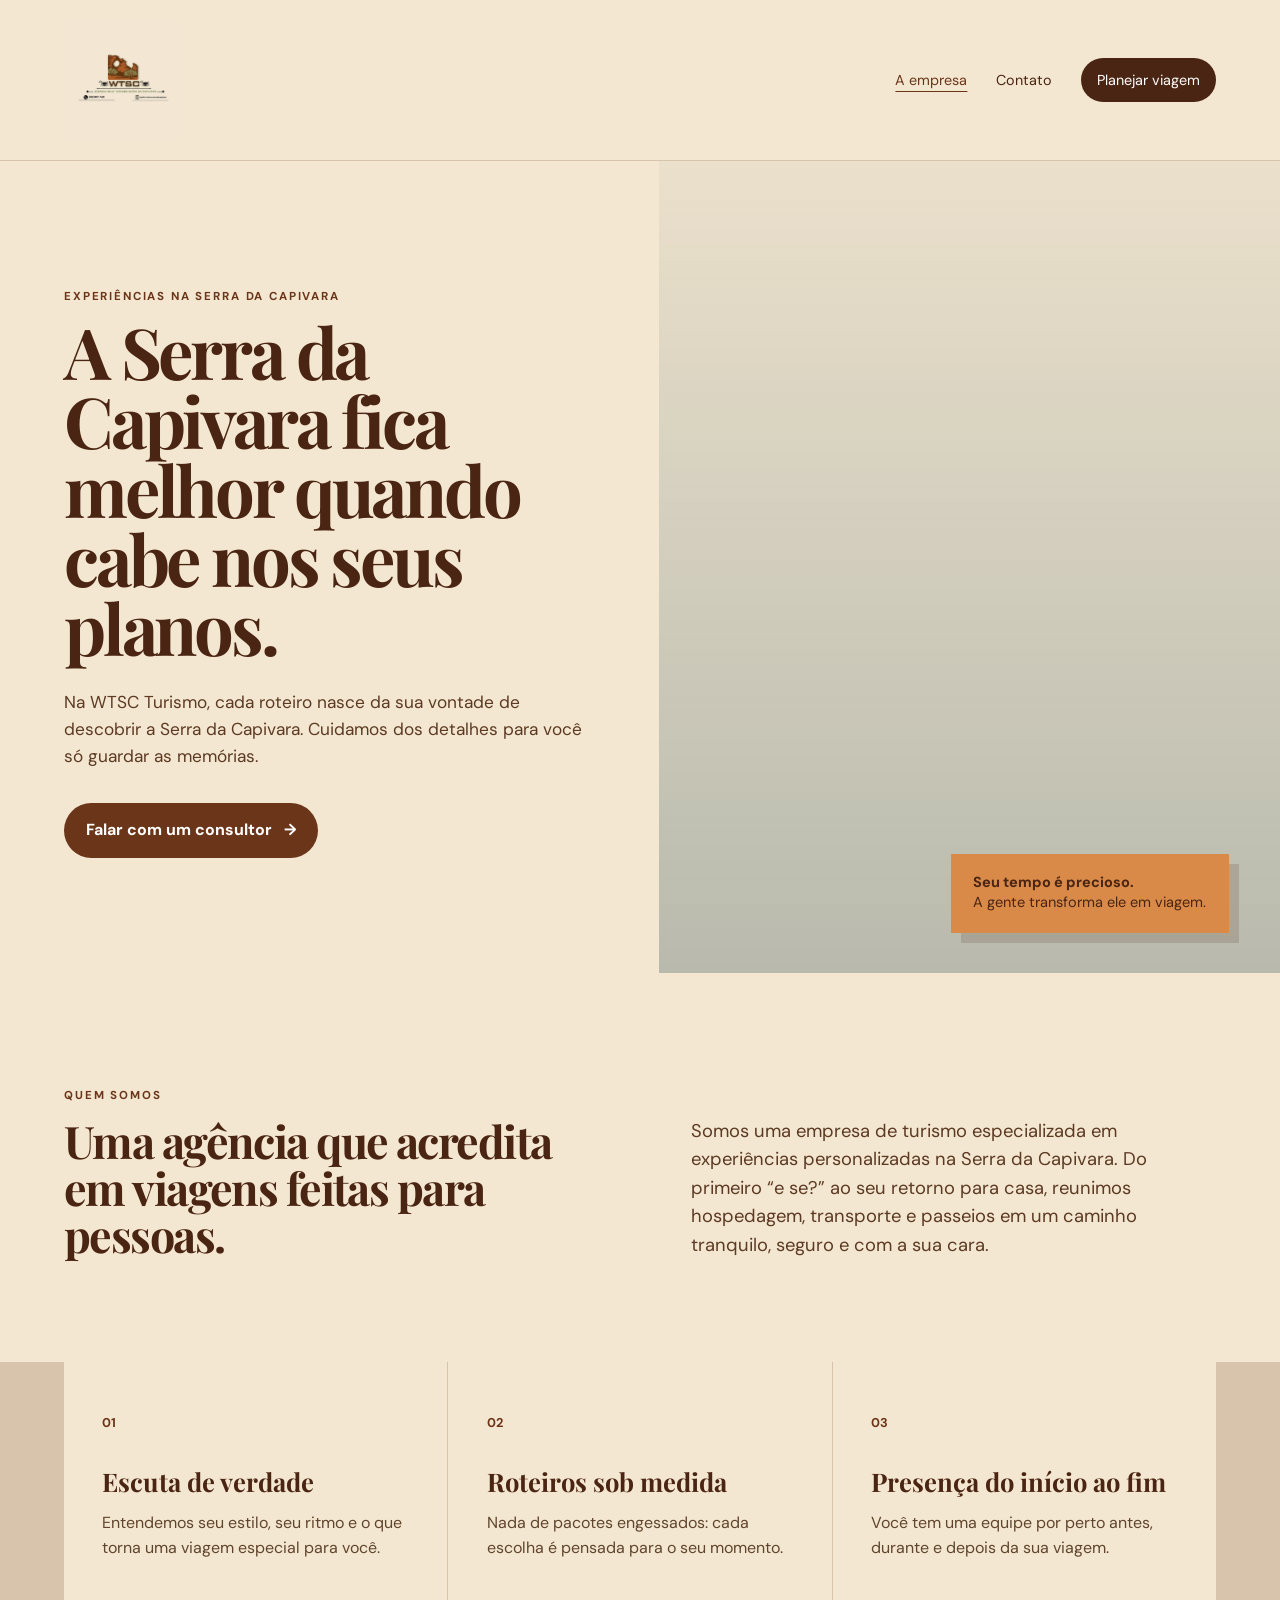
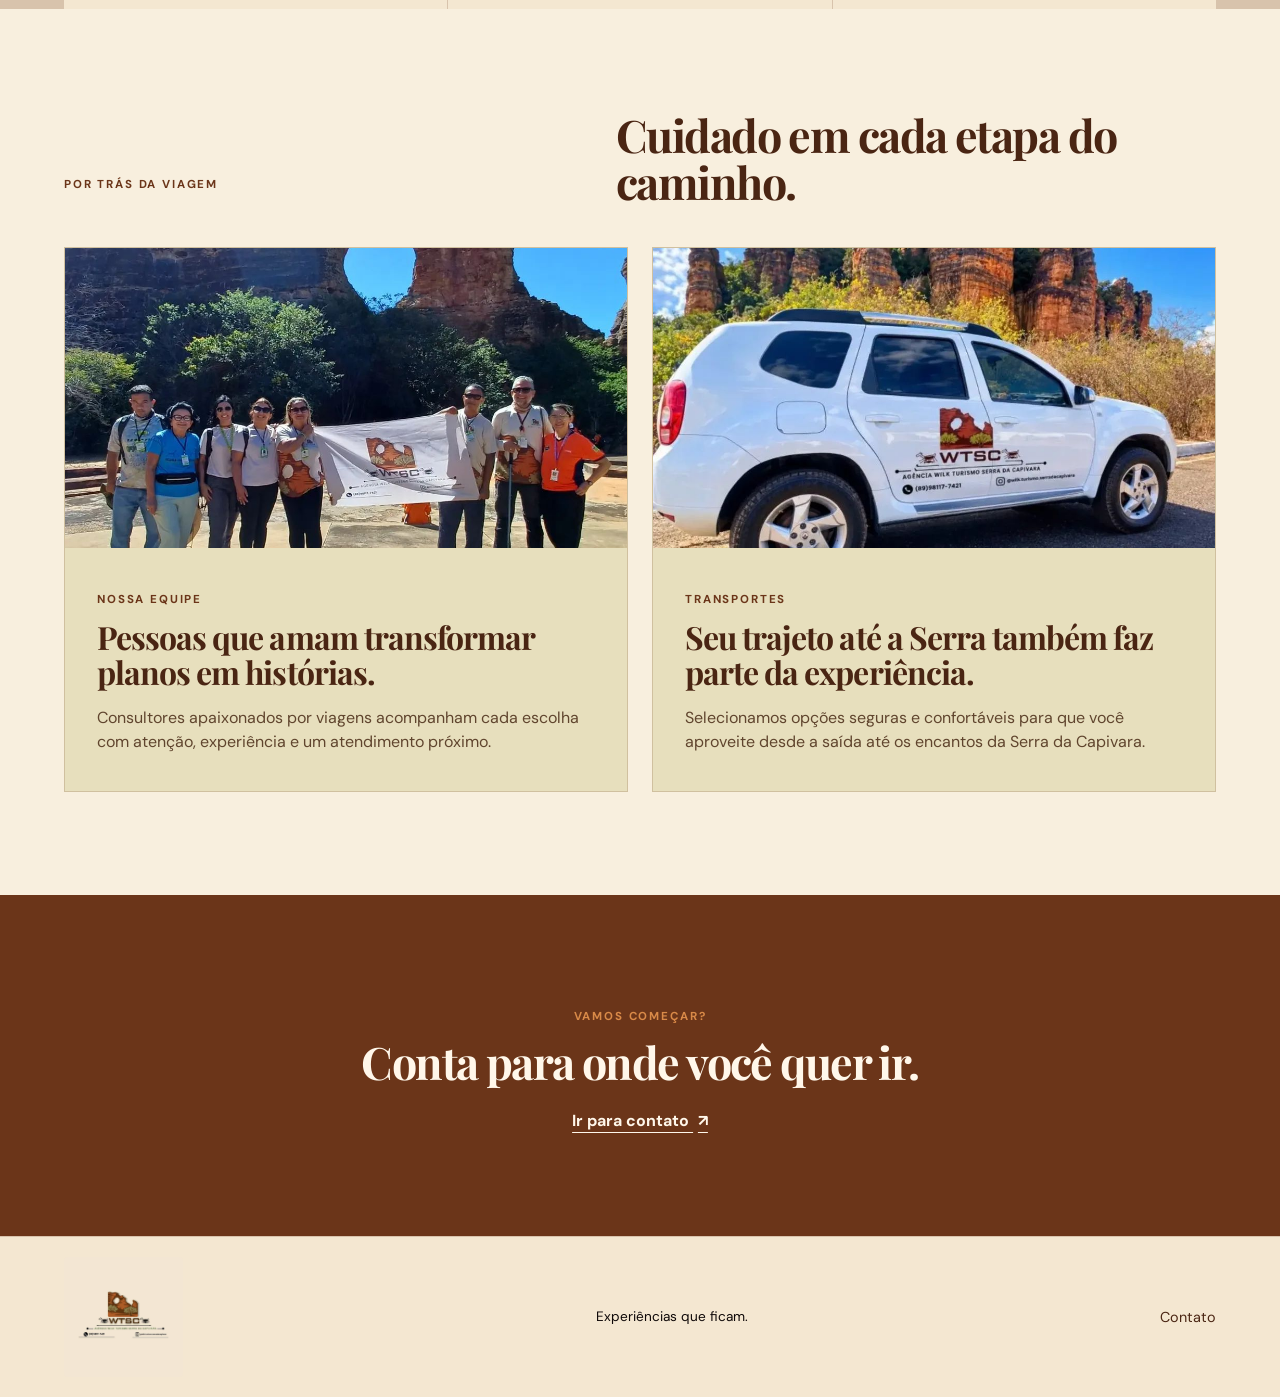
<file: index.html>
<!doctype html>
<html lang="pt-BR">
<head>
  <meta charset="UTF-8" />
  <meta name="viewport" content="width=device-width, initial-scale=1.0" />
  <meta name="description" content="Conheça a WTSC Agência Wilk Turismo Serra da Capivara e planeje sua próxima viagem." />
  <title>WTSC Turismo | Sua próxima história começa aqui</title>
  <link rel="icon" type="image/svg+xml" href="data:image/svg+xml,%3Csvg xmlns= viewBox='0 0 64 64'%3E%3Cpath fill='%230B7285' d='M7 51 29 8l7 29 21-12-25 31-7-27z'/%3E%3Ccircle cx='49' cy='13' r='6' fill='%23FFC857'/%3E%3C/svg%3E" />
  <link rel="preconnect" href="https://fonts.googleapis.com" />
  <link rel="preconnect" href="https://fonts.gstatic.com" crossorigin />
  <link href="https://fonts.googleapis.com/css2?family=DM+Sans:wght@400;500;600;700&family=Playfair+Display:wght@600;700&display=swap" rel="stylesheet" />
  <link rel="stylesheet" href="style.css" />
  <link rel="stylesheet" href="cards.css" />
  <link rel="stylesheet" href="brand.css" />
  <link rel="stylesheet" href="palette.css" />
</head>
<body>
  <header class="topbar">
    <a class="brand brand-image" href="index.html" aria-label="WTSC Turismo - página inicial"><img src="assets/wtsc-logo.jpeg" alt="WTSC Agência Wilk Turismo Serra da Capivara" /></a>
    <button class="menu-button" aria-expanded="false" aria-controls="main-menu">Menu</button>
    <nav id="main-menu" class="nav" aria-label="Navegação principal">
      <a class="active" href="index.html">A empresa</a>
      <a href="contato.html">Contato</a>
      <a class="nav-cta" href="contato.html">Planejar viagem</a>
    </nav>
  </header>

  <main>
    <section class="hero">
      <div class="hero-copy">
        <p class="eyebrow">EXPERIÊNCIAS NA SERRA DA CAPIVARA</p>
        <h1>A Serra da Capivara fica melhor quando cabe nos seus planos.</h1>
        <p class="lead">Na WTSC Turismo, cada roteiro nasce da sua vontade de descobrir a Serra da Capivara. Cuidamos dos detalhes para você só guardar as memórias.</p>
        <a class="button button-primary" href="contato.html">Falar com um consultor <span>→</span></a>
      </div>
      <div class="hero-image" role="img" aria-label="Montanhas, lago azul e uma pessoa observando a paisagem"></div>
      <div class="trip-note"><strong>Seu tempo é precioso.</strong><br />A gente transforma ele em viagem.</div>
    </section>

    <section class="intro section">
      <p class="eyebrow">QUEM SOMOS</p>
      <div class="two-column">
        <h2>Uma agência que acredita em viagens feitas para pessoas.</h2>
        <p>Somos uma empresa de turismo especializada em experiências personalizadas na Serra da Capivara. Do primeiro “e se?” ao seu retorno para casa, reunimos hospedagem, transporte e passeios em um caminho tranquilo, seguro e com a sua cara.</p>
      </div>
    </section>

    <section class="values section">
      <article><span>01</span><h3>Escuta de verdade</h3><p>Entendemos seu estilo, seu ritmo e o que torna uma viagem especial para você.</p></article>
      <article><span>02</span><h3>Roteiros sob medida</h3><p>Nada de pacotes engessados: cada escolha é pensada para o seu momento.</p></article>
      <article><span>03</span><h3>Presença do início ao fim</h3><p>Você tem uma equipe por perto antes, durante e depois da sua viagem.</p></article>
    </section>

    <section class="story-cards section" aria-labelledby="conheca-nos">
      <div class="stories-heading">
        <p class="eyebrow">POR TRÁS DA VIAGEM</p>
        <h2 id="conheca-nos">Cuidado em cada etapa do caminho.</h2>
      </div>
      <div class="story-grid">
        <article class="story-card">
          <img src="assets/equipe-wtsc.jpeg" alt="Equipe WTSC em visita à Serra da Capivara" />
          <div class="story-copy"><p class="eyebrow">NOSSA EQUIPE</p><h3>Pessoas que amam transformar planos em histórias.</h3><p>Consultores apaixonados por viagens acompanham cada escolha com atenção, experiência e um atendimento próximo.</p></div>
        </article>
        <article class="story-card transport-card">
          <img src="assets/transporte-wtsc.jpeg" alt="Veículo da WTSC Turismo na Serra da Capivara" />
          <div class="story-copy"><p class="eyebrow">TRANSPORTES</p><h3>Seu trajeto até a Serra também faz parte da experiência.</h3><p>Selecionamos opções seguras e confortáveis para que você aproveite desde a saída até os encantos da Serra da Capivara.</p></div>
        </article>
      </div>
    </section>

    <section class="banner">
      <p class="eyebrow">VAMOS COMEÇAR?</p>
      <h2>Conta para onde você quer ir.</h2>
      <a class="text-link" href="contato.html">Ir para contato <span>↗</span></a>
    </section>
  </main>
  <footer><a class="brand brand-image" href="index.html"><img src="assets/wtsc-logo.jpeg" alt="WTSC Agência Wilk Turismo Serra da Capivara" /></a><span>Experiências que ficam.</span><a href="contato.html">Contato</a></footer>
  <script src="script.js"></script>
</body>
</html>
</file>
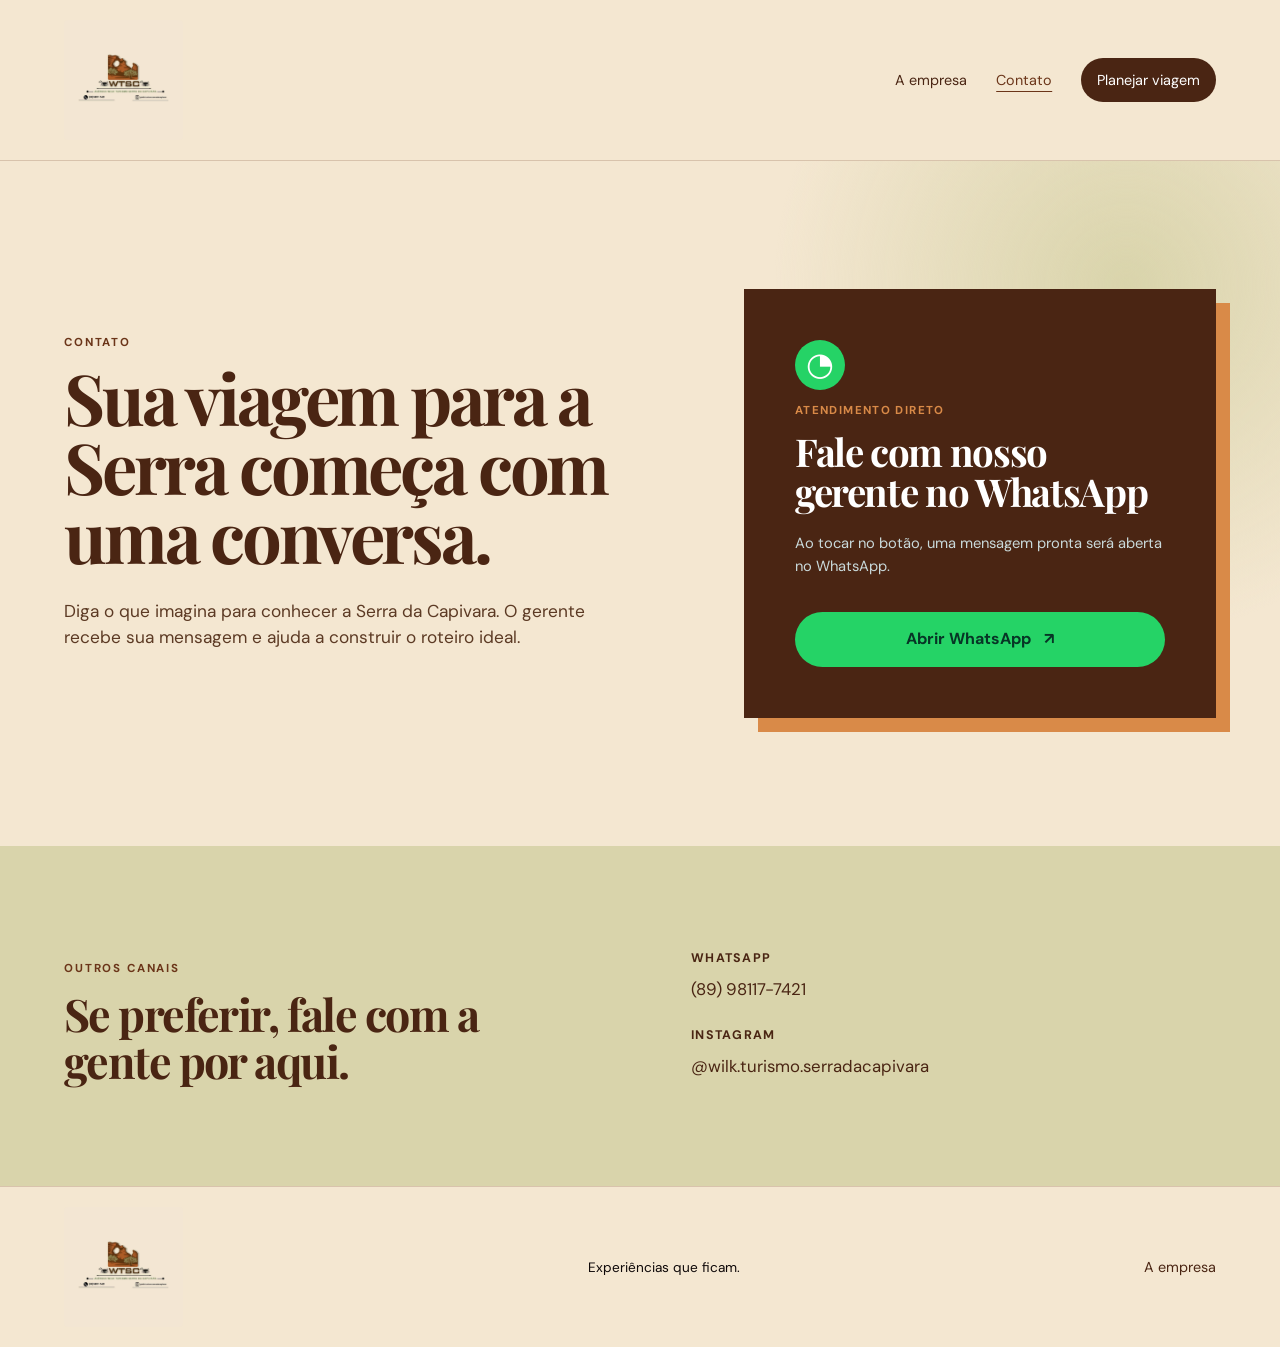
<file: contato.html>
<!doctype html>
<html lang="pt-BR">
<head>
  <meta charset="UTF-8" />
  <meta name="viewport" content="width=device-width, initial-scale=1.0" />
  <meta name="description" content="Entre em contato com a WTSC Agência Wilk Turismo Serra da Capivara pelo WhatsApp." />
  <title>Contato | WTSC Turismo</title>
  <link rel="icon" type="image/svg+xml" href="data:image/svg+xml,%3Csvg xmlns='http://www.w3.org/2000/svg' viewBox='0 0 64 64'%3E%3Cpath fill='%230B7285' d='M7 51 29 8l7 29 21-12-25 31-7-27z'/%3E%3Ccircle cx='49' cy='13' r='6' fill='%23FFC857'/%3E%3C/svg%3E" />
  <link rel="preconnect" href="https://fonts.googleapis.com" />
  <link rel="preconnect" href="https://fonts.gstatic.com" crossorigin />
  <link href="https://fonts.googleapis.com/css2?family=DM+Sans:wght@400;500;600;700&family=Playfair+Display:wght@600;700&display=swap" rel="stylesheet" />
  <link rel="stylesheet" href="style.css" />
  <link rel="stylesheet" href="brand.css" />
  <link rel="stylesheet" href="palette.css" />
</head>
<body class="contact-page">
  <header class="topbar">
    <a class="brand brand-image" href="index.html" aria-label="WTSC Turismo - página inicial"><img src="assets/wtsc-logo.jpeg" alt="WTSC Agência Wilk Turismo Serra da Capivara" /></a>
    <button class="menu-button" aria-expanded="false" aria-controls="main-menu">Menu</button>
    <nav id="main-menu" class="nav" aria-label="Navegação principal">
      <a href="index.html">A empresa</a>
      <a class="active" href="contato.html">Contato</a>
      <a class="nav-cta" href="#falar">Planejar viagem</a>
    </nav>
  </header>
  <main>
    <section class="contact-hero" id="falar">
      <div>
        <p class="eyebrow">CONTATO</p>
        <h1>Sua viagem para a Serra começa com uma conversa.</h1>
        <p class="lead">Diga o que imagina para conhecer a Serra da Capivara. O gerente recebe sua mensagem e ajuda a construir o roteiro ideal.</p>
      </div>
      <aside class="whatsapp-card">
        <div class="whatsapp-icon" aria-hidden="true">◔</div>
        <p>ATENDIMENTO DIRETO</p>
        <h2>Fale com nosso gerente no WhatsApp</h2>
        <p class="small">Ao tocar no botão, uma mensagem pronta será aberta no WhatsApp.</p>
        <a id="whatsapp-link" class="button whatsapp-button" target="_blank" rel="noopener" href="https://wa.me/5589981177421?text=Ol%C3%A1%2C%20gostaria%20de%20planejar%20uma%20viagem.">Abrir WhatsApp <span>↗</span></a>
      </aside>
    </section>
    <section class="contact-details section">
      <div><p class="eyebrow">OUTROS CANAIS</p><h2>Se preferir, fale com a gente por aqui.</h2></div>
      <div class="details-list"><p><strong>WhatsApp</strong><a href="https://wa.me/5589981177421" target="_blank" rel="noopener">(89) 98117-7421</a></p><p><strong>Instagram</strong><span>@wilk.turismo.serradacapivara</span></p></div>
    </section>
  </main>
  <footer><a class="brand brand-image" href="index.html"><img src="assets/wtsc-logo.jpeg" alt="WTSC Agência Wilk Turismo Serra da Capivara" /></a><span>Experiências que ficam.</span><a href="index.html">A empresa</a></footer>
  <script src="script.js"></script>
</body>
</html>
</file>
<file: style.css>
:root{--ink:#020201;--teal:#1b1912;--teal-dark:#160c08;--cream:#f5f3ec;--sun:#fff3db;--mist:#ffffff;--line:rgba(189, 111, 65, 0.18);--white:#fff}*{box-sizing:border-box}html{scroll-behavior:smooth}body{margin:0;background:var(--cream);color:var(--ink);font-family:"DM Sans",Arial,sans-serif;font-size:16px;line-height:1.55}.topbar,footer{display:flex;align-items:center;justify-content:space-between;padding:1.25rem max(5vw,1.5rem);border-bottom:1px solid var(--line)}.brand{color:var(--ink);font-weight:700;font-size:.85rem;letter-spacing:.1em;text-decoration:none;white-space:nowrap}.brand em{font-family:"Playfair Display",serif;font-weight:600;letter-spacing:.02em}.brand-mark{color:var(--teal);font-size:1.4rem;margin-right:.25rem}.nav{display:flex;gap:1.8rem;align-items:center}.nav a,footer a{color:var(--ink);font-size:.9rem;text-decoration:none}.nav a:not(.nav-cta):hover,.nav a.active{color:var(--teal);text-decoration:underline;text-underline-offset:.35rem}.nav-cta{padding:.65rem 1rem;background:var(--ink);color:#fff!important;border-radius:999px}.menu-button{display:none;background:none;border:0;color:var(--ink);font:inherit}.hero{position:relative;display:grid;grid-template-columns:1.03fr .97fr;min-height:650px;overflow:hidden}.hero-copy{padding:clamp(4rem,9vw,9.5rem) clamp(1.5rem,5vw,6.5rem);align-self:center;max-width:760px}.eyebrow{margin:0 0: .9rem;color:var(--teal);font-size:.72rem;font-weight:700;letter-spacing:.16em}.hero h1,.contact-hero h1{font-family:"Playfair Display",serif;font-size:clamp(3rem,5.5vw,5.75rem);line-height:.98;letter-spacing:-.045em;margin:.2rem 0 1.7rem}.lead{max-width:530px;font-size:1.08rem;color:#35545a;margin-bottom:2.1rem}.button{display:inline-flex;gap:.8rem;align-items:center;justify-content:center;border-radius:999px;padding:.95rem 1.35rem;font-weight:700;text-decoration:none;transition:transform .2s,background .2s}.button:hover{transform:translateY(-2px)}.button-primary{background:var(--teal);color:#fff}.button-primary:hover{background:var(--teal-dark)}.hero-image{background:linear-gradient(180deg,rgba(6,52,67,.04),rgba(6,52,67,.25)),url('https://imgs.mongabay.com/wp-content/uploads/sites/29/2023/07/26183349/15330883852_c59a08fc35_c-533x512.jpg') center/cover}.trip-note{position:absolute;right:4%;bottom:5%;padding:1.2rem 1.4rem;background:var(--sun);font-size:.91rem;line-height:1.4;box-shadow:10px 10px 0 rgba(18,50,59,.15)}.section{padding:clamp(4rem,8vw,8rem) max(5vw,1.5rem)}.two-column,.contact-details{display:grid;grid-template-columns:1fr 1fr;gap:clamp(2rem,8vw,9rem)}h2{font-family:"Playfair Display",serif;font-size:clamp(2rem,3.5vw,3.6rem);line-height:1.05;letter-spacing:-.035em;margin:0}.two-column p{font-size:1.15rem;margin:0;color:#1a1717}.values{display:grid;grid-template-columns:repeat(3,1fr);gap:1px;padding-top:0;padding-bottom:0;background:var(--line)}.values article{padding:3rem max(1.5rem,3vw);background:var(--cream)}.values span{color:var(--teal);font-size:.8rem;font-weight:700}.values h3{font-family:"Playfair Display",serif;font-size:1.6rem;margin:1.7rem 0 .6rem}.values p{color:#466169;margin:0}.banner{padding:clamp(4rem,8vw,8rem) 5vw;background:var(--teal);color:#dbd2d2;text-align:center}.banner .eyebrow{color:var(--sun)}.banner h2{margin-bottom:1.5rem}.text-link{color:#fcfcfc;font-weight:700;text-underline-offset:.4rem}.text-link span{margin-left:.3rem}.contact-hero{display:grid;grid-template-columns:1.1fr .9fr;gap:clamp(2rem,8vw,8rem);padding:clamp(5rem,10vw,10rem) max(5vw,1.5rem);min-height:650px;align-items:center;background:radial-gradient(circle at 88% 18%,#d1ebe5 0,transparent 28%),var(--cream)}.whatsapp-card{background:var(--ink);color:#fff;padding:clamp(2rem,4vw,3.5rem);box-shadow:14px 14px 0 var(--sun)}.whatsapp-card>p:first-of-type{font-size:.72rem;font-weight:700;letter-spacing:.12em;color:var(--sun)}.whatsapp-card h2{font-size:clamp(2rem,3vw,3rem);margin:.5rem 0 1.3rem}.whatsapp-icon{width:50px;height:50px;border-radius:50%;display:grid;place-items:center;background:#25d366;color:#fff;font-size:2rem}.small{color:#c9d9da;font-size:.92rem}.whatsapp-button{width:100%;margin-top:1.2rem;background:#25d366;color:#073526}.whatsapp-button:hover{background:#49e585}.contact-details{background:var(--mist)}.details-list{display:grid;gap:1.2rem}.details-list p{margin:0;display:grid;gap:.2rem}.details-list strong{font-size:.78rem;letter-spacing:.1em;text-transform:uppercase}.details-list a,.details-list span{color:#000000;text-decoration:none;font-size:1.05rem}footer{border-top:1px solid var(--line);border-bottom:0;font-size:.82rem;color:#0e0808}footer>span{font-size:.85rem}@media(max-width:720px){.menu-button{display:block}.nav{position:absolute;z-index:5;left:0;right:0;top:72px;display:none;flex-direction:column;align-items:stretch;gap:0;background:var(--cream);padding:1rem 5vw 1.5rem;border-bottom:1px solid var(--line)}.nav.open{display:flex}.nav a{padding:.5rem 0}.nav-cta{text-align:center}.hero,.contact-hero,.two-column,.contact-details{grid-template-columns:1fr}.hero{min-height:auto}.hero-image{height:350px;grid-row:1}.hero-copy{grid-row:2;padding:3.5rem 5vw}.trip-note{right:1.5rem;bottom:auto;top:300px}.values{grid-template-columns:1fr}.values article{padding:2.2rem 5vw}.contact-hero{min-height:auto;padding:4.5rem 5vw}.contact-details{padding:4rem 5vw}.topbar,footer{padding:1rem 5vw}footer{flex-wrap:wrap;gap:1rem}footer>span{order:3;width:100%}.hero h1,.contact-hero h1{font-size:clamp(2.7rem,13vw,4.2rem)}}
</file>
<file: cards.css>
.story-cards{background:#fff}.stories-heading{display:flex;align-items:end;justify-content:space-between;gap:2rem;margin-bottom:2.6rem}.stories-heading h2{max-width:600px}.story-grid{display:grid;grid-template-columns:repeat(2,minmax(0,1fr));gap:1.5rem}.story-card{overflow:hidden;background:#eef5f3;border:1px solid rgba(18,50,59,.1)}.story-card img{display:block;width:100%;height:300px;object-fit:cover;transition:transform .45s ease}.story-card:hover img{transform:scale(1.04)}.story-copy{padding:2rem 2rem 2.25rem}.story-copy h3{font-family:"Playfair Display",serif;font-size:clamp(1.6rem,2.5vw,2.25rem);line-height:1.08;letter-spacing:-.03em;margin:.35rem 0 1rem}.story-copy p:last-child{margin:0;color:#466169;max-width:490px}@media(max-width:720px){.story-cards{padding:4rem 5vw}.stories-heading{display:block;margin-bottom:2rem}.story-grid{grid-template-columns:1fr}.story-card img{height:245px}.story-copy{padding:1.6rem}.story-copy h3{font-size:1.8rem}}
</file>
<file: brand.css>
.brand-image{
  display:flex;
  align-items:center;
  max-width:380px;
}

.brand-image img{
  display:block;
  width:100%;
  height:120px;
  object-fit:contain;
  object-position:center;
  border-radius:4px;
}

@media(max-width:720px){
  .brand-image{
    max-width:270px;
  }

  .brand-image img{
    height:90px;
  }

  footer .brand-image{
    max-width:270px;
  }
}
</file>
<file: palette.css>
/* Paleta inspirada na marca WTSC: pedra, terra, areia e vegetação da Serra da Capivara */
:root{--ink:#4a2513;--teal:#6b3519;--teal-dark:#3b1c0d;--cream:#f4e7d1;--sun:#d98a48;--mist:#d9d4ab;--line:rgba(107,53,25,.2)}
body{background:var(--cream)}
.lead,.two-column p{color:#5c3a24}.values p,.story-copy p:last-child{color:#60452e}.story-cards{background:#f8efde}.story-card{background:#e7dfbd;border-color:rgba(107,53,25,.18)}
.contact-hero{background:radial-gradient(circle at 88% 18%,#d9d4ab 0,transparent 28%),var(--cream)}.contact-details{background:#d9d4ab}.details-list a,.details-list span{color:#4a2513}
.banner{background:#6b3519;color:#fff7ea}.text-link{color:#fff7ea}.trip-note{box-shadow:10px 10px 0 rgba(74,37,19,.16)}
</file>
